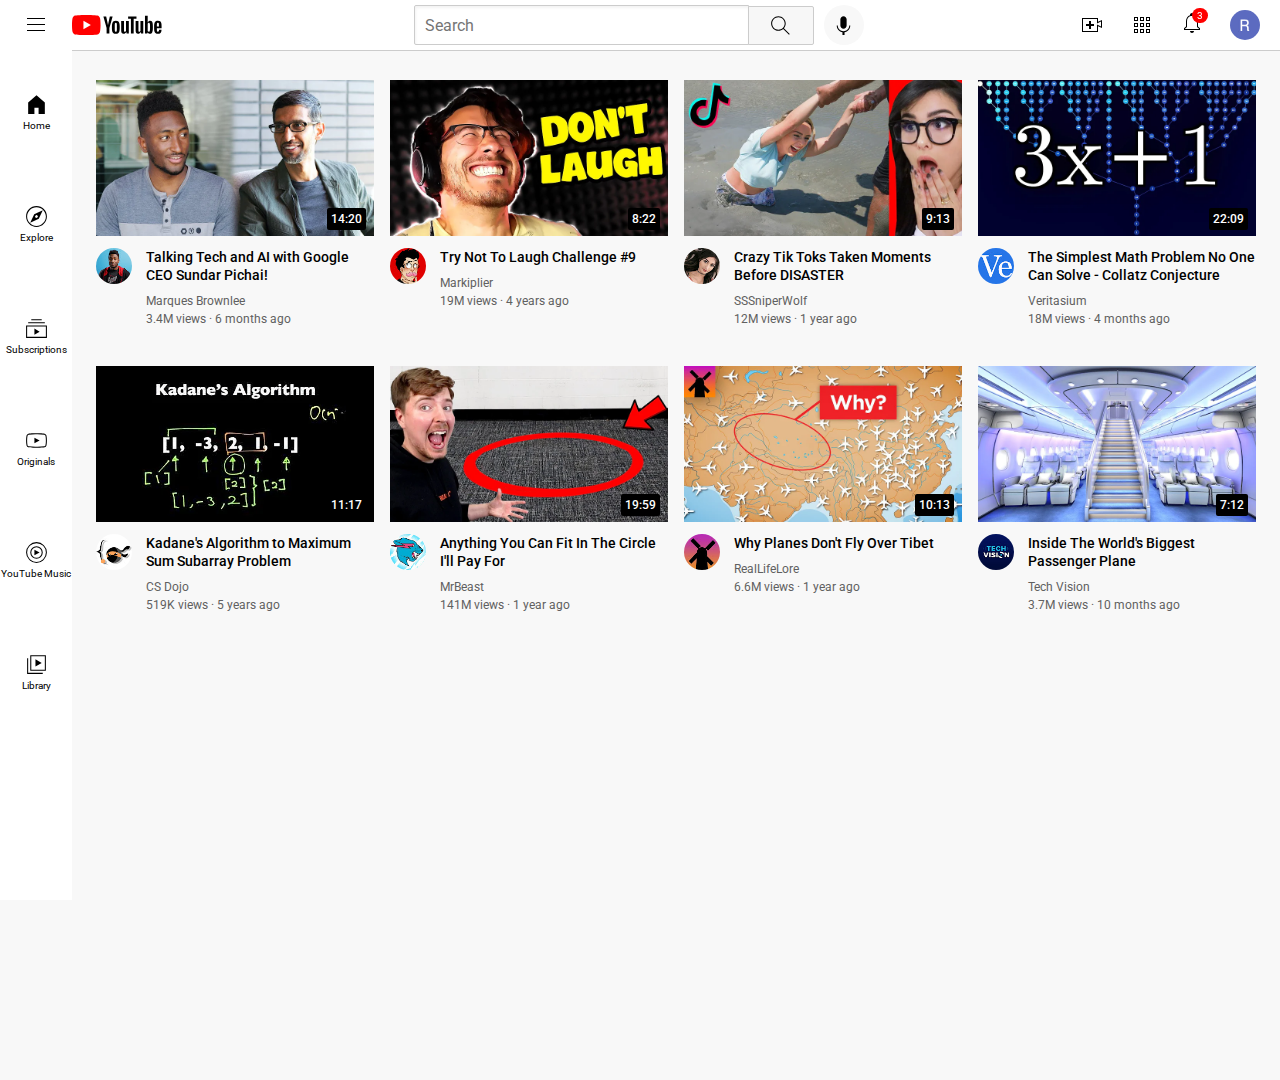
<file: index.html>
<!DOCTYPE html>
<html lang="en">

<head>
  <meta charset="UTF-8">
  <meta name="viewport" content="width=device-width, initial-scale=1.0">
  <title>YouTube</title>

  <link rel="preconnect" href="https://fonts.googleapis.com">
  <link rel="preconnect" href="https://fonts.gstatic.com" crossorigin>
  <link href="https://fonts.googleapis.com/css2?family=Roboto:wght@400;500;700&display=swap" rel="stylesheet">

  <link rel="stylesheet" type="text/css" href="styles/video.css">
  <link rel="stylesheet" type="text/css" href="styles/header.css">
  <link rel="stylesheet" type="text/css" href="styles/general.css">
  <link rel="stylesheet" type="text/css" href="styles/sidebar.css">
</head>

<body>
  <div class="header">
    <div class="left-section">
      <img class="hamburger-menu" src="icons/hamburger-menu.svg">
      <img class="youtube-logo" src="icons/youtube-logo.svg">
    </div>
    <div class="middle-section">
      <input class="search-box" type="text" placeholder="Search">
      <button class="search-button">
        <img class="search-icon" src="icons/search.svg">
        <div class="tooltip">Search</div>
      </button>
      <button class="voice-search-button">
        <img class="voice-search-icon" src="icons/voice-search-icon.svg">
        <div class="tooltip">Search with your voice</div>
      </button>
    </div>
    <div class="right-section">
      <div class="upload-icon-container">
        <img class="upload-icon" src="icons/upload.svg">
        <div class="tooltip">Search</div>
      </div>
      <img class="youtube-apps-icon" src="icons/youtube-apps.svg">
      <div class="notifications-icon-container">
        <img class="notifications-icon" src="icons/notifications.svg">
        <div class="notifications-count">
          3
        </div>
      </div>
      <img class="current-user-picture" src="channels/my-channel.jpg">
    </div>
  </div>

  <div class="sidebar">
    <div class="sidebar-link">
      <img src="icons/home.svg">
      <div>Home</div>
    </div>
    <div class="sidebar-link">
      <img src="icons/explore.svg">
      <div>Explore</div>
    </div>
    <div class="sidebar-link">
      <img src="icons/subscriptions.svg">
      <div>Subscriptions</div>
    </div>
    <div class="sidebar-link">
      <img src="icons/originals.svg">
      <div>Originals</div>
    </div>
    <div class="sidebar-link">
      <img src="icons/youtube-music.svg">
      <div>YouTube Music</div>
    </div>
    <div class="sidebar-link">
      <img src="icons/library.svg">
      <div>Library</div>
    </div>
  </div>

  <div class="video-grid">
    <div class="video-preview">
      <div class="thumbnail-row">
        <img class="thumbnail" src="thumbnails/thumbnail-1.webp" alt="">
        <div class="video-time">
          14:20
        </div>
      </div>
      <div class="video-info-grid">
        <div class="channel-picture">
          <img class="profile-picture" src="channels/channel-1.jpeg">
        </div>
        <div class="video-info">
          <p class="video-title">
            Talking Tech and AI with Google CEO Sundar Pichai!
          </p>
          <p class="video-author">
            Marques Brownlee
          </p>
          <p class="video-stats">
            3.4M views &middot; 6 months ago
          </p>
        </div>
      </div>
    </div>

    <div class="video-preview">
      <div class="thumbnail-row">
        <img class="thumbnail" src="thumbnails/thumbnail-2.webp">
        <div class="video-time">
          8:22
        </div>
      </div>
      <div class="video-info-grid">
        <div class="channel-picture">
          <img class="profile-picture" src="channels/channel-2.jpeg">
        </div>
        <div class="video-info">
          <p class="video-title">
            Try Not To Laugh Challenge #9
          </p>
          <p class="video-author">
            Markiplier
          </p>
          <p class="video-stats">
            19M views &middot; 4 years ago
          </p>
        </div>
      </div>
    </div>

    <div class="video-preview">
      <div class="thumbnail-row">
        <img class="thumbnail" src="thumbnails/thumbnail-3.webp" alt="">
        <div class="video-time">
          9:13
        </div>
      </div>
      <div class="video-info-grid">
        <div class="channel-picture">
          <img class="profile-picture" src="channels/channel-3.jpeg">
        </div>
        <div class="video-info">
          <p class="video-title">
            Crazy Tik Toks Taken Moments Before DISASTER
          </p>
          <p class="video-author">
            SSSniperWolf
          </p>
          <p class="video-stats">
            12M views &middot; 1 year ago
          </p>
        </div>
      </div>
    </div>

    <div class="video-preview">
      <div class="thumbnail-row">
        <img class="thumbnail" src="thumbnails/thumbnail-4.webp">
        <div class="video-time">
          22:09
        </div>
      </div>
      <div class="video-info-grid">
        <div class="channel-picture">
          <img class="profile-picture" src="channels/channel-4.jpeg">
        </div>
        <div class="video-info">
          <p class="video-title">
            The Simplest Math Problem No One Can Solve - Collatz Conjecture
          </p>
          <p class="video-author">
            Veritasium
          </p>
          <p class="video-stats">
            18M views &middot; 4 months ago
          </p>
        </div>
      </div>
    </div>

    <div class="video-preview">
      <div class="thumbnail-row">
        <img class="thumbnail" src="thumbnails/thumbnail-5.webp" alt="">
        <div class="video-time">
          11:17
        </div>
      </div>
      <div class="video-info-grid">
        <div class="channel-picture">
          <img class="profile-picture" src="channels/channel-5.jpeg">
        </div>
        <div class="video-info">
          <p class="video-title">
            Kadane's Algorithm to Maximum Sum Subarray Problem
          </p>
          <p class="video-author">
            CS Dojo
          </p>
          <p class="video-stats">
            519K views &middot; 5 years ago
          </p>
        </div>
      </div>
    </div>

    <div class="video-preview">
      <div class="thumbnail-row">
        <img class="thumbnail" src="thumbnails/thumbnail-6.webp">
        <div class="video-time">
          19:59
        </div>
      </div>
      <div class="video-info-grid">
        <div class="channel-picture">
          <img class="profile-picture" src="channels/channel-6.jpeg">
        </div>
        <div class="video-info">
          <p class="video-title">
            Anything You Can Fit In The Circle I'll Pay For
          </p>
          <p class="video-author">
            MrBeast
          </p>
          <p class="video-stats">
            141M views &middot; 1 year ago
          </p>
        </div>
      </div>
    </div>

    <div class="video-preview">
      <div class="thumbnail-row">
        <img class="thumbnail" src="thumbnails/thumbnail-7.webp" alt="">
        <div class="video-time">
          10:13
        </div>
      </div>
      <div class="video-info-grid">
        <div class="channel-picture">
          <img class="profile-picture" src="channels/channel-7.jpeg">
        </div>
        <div class="video-info">
          <p class="video-title">
            Why Planes Don't Fly Over Tibet
          </p>
          <p class="video-author">
            RealLifeLore
          </p>
          <p class="video-stats">
            6.6M views &middot; 1 year ago
          </p>
        </div>
      </div>
    </div>

    <div class="video-preview">
      <div class="thumbnail-row">
        <img class="thumbnail" src="thumbnails/thumbnail-8.webp">
        <div class="video-time">
          7:12
        </div>
      </div>
      <div class="video-info-grid">
        <div class="channel-picture">
          <img class="profile-picture" src="channels/channel-8.jpeg">
        </div>
        <div class="video-info">
          <p class="video-title">
            Inside The World's Biggest Passenger Plane
          </p>
          <p class="video-author">
            Tech Vision
          </p>
          <p class="video-stats">
            3.7M views &middot; 10 months ago
          </p>
        </div>
      </div>
    </div>
  </div>

</body>

</html>
</file>
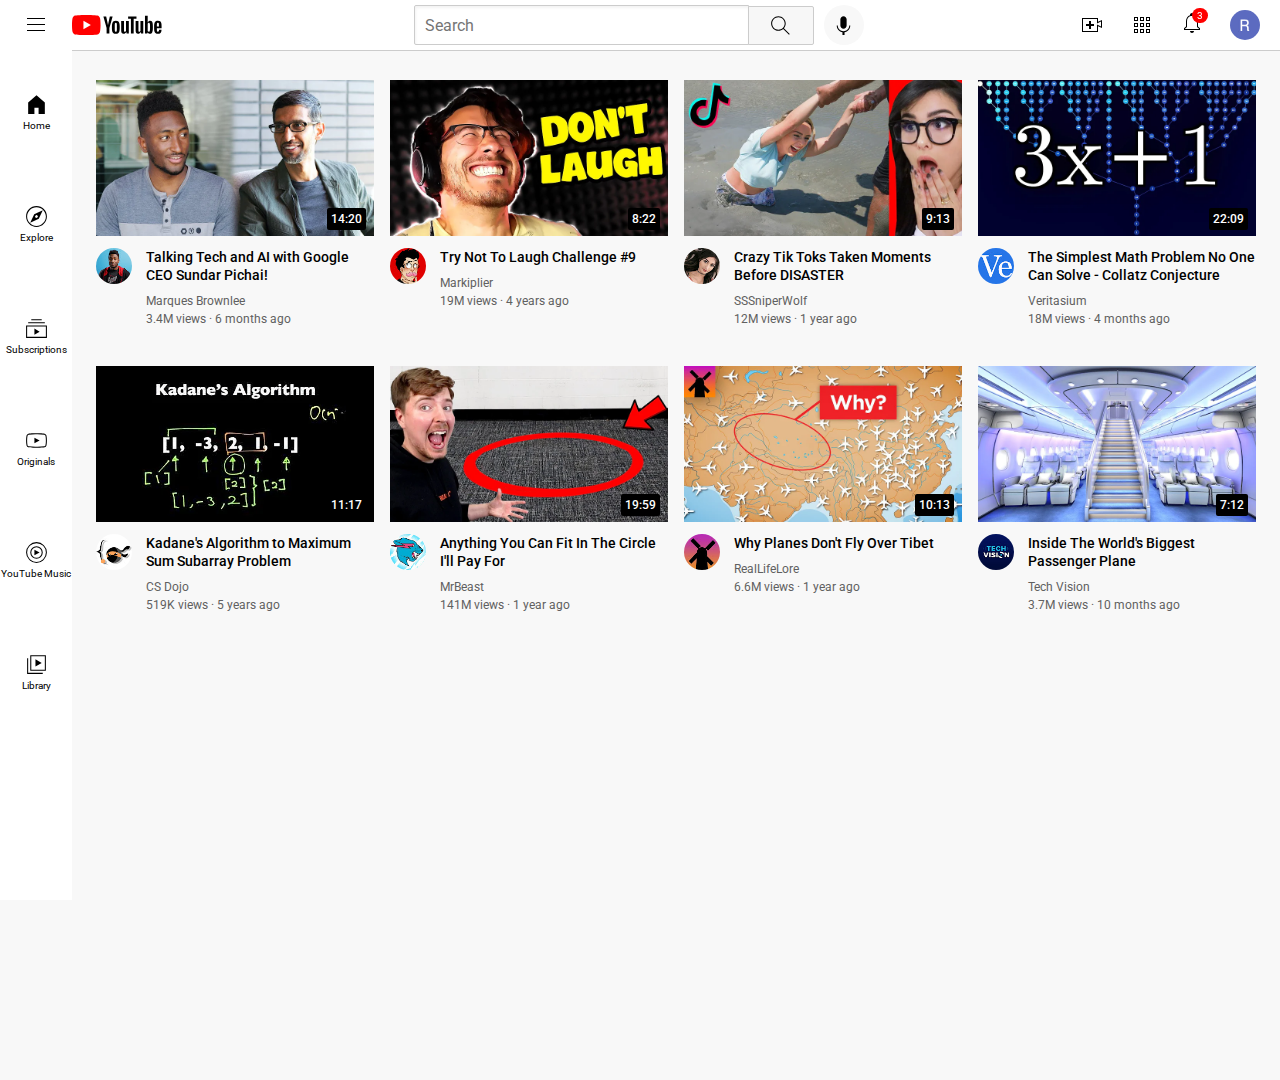
<file: youtube.html>
<!DOCTYPE html>
<html lang="en">

<head>
  <meta charset="UTF-8">
  <meta name="viewport" content="width=device-width, initial-scale=1.0">
  <title>YouTube</title>

  <link rel="preconnect" href="https://fonts.googleapis.com">
  <link rel="preconnect" href="https://fonts.gstatic.com" crossorigin>
  <link href="https://fonts.googleapis.com/css2?family=Roboto:wght@400;500;700&display=swap" rel="stylesheet">

  <link rel="stylesheet" type="text/css" href="styles/video.css">
  <link rel="stylesheet" type="text/css" href="styles/header.css">
  <link rel="stylesheet" type="text/css" href="styles/general.css">
  <link rel="stylesheet" type="text/css" href="styles/sidebar.css">
</head>

<body>
  <div class="header">
    <div class="left-section">
      <img class="hamburger-menu" src="icons/hamburger-menu.svg">
      <img class="youtube-logo" src="icons/youtube-logo.svg">
    </div>
    <div class="middle-section">
      <input class="search-box" type="text" placeholder="Search">
      <button class="search-button">
        <img class="search-icon" src="icons/search.svg">
        <div class="tooltip">Search</div>
      </button>
      <button class="voice-search-button">
        <img class="voice-search-icon" src="icons/voice-search-icon.svg">
        <div class="tooltip">Search with your voice</div>
      </button>
    </div>
    <div class="right-section">
      <div class="upload-icon-container">
        <img class="upload-icon" src="icons/upload.svg">
        <div class="tooltip">Search</div>
      </div>
      <img class="youtube-apps-icon" src="icons/youtube-apps.svg">
      <div class="notifications-icon-container">
        <img class="notifications-icon" src="icons/notifications.svg">
        <div class="notifications-count">
          3
        </div>
      </div>
      <img class="current-user-picture" src="channels/my-channel.jpg">
    </div>
  </div>

  <div class="sidebar">
    <div class="sidebar-link">
      <img src="icons/home.svg">
      <div>Home</div>
    </div>
    <div class="sidebar-link">
      <img src="icons/explore.svg">
      <div>Explore</div>
    </div>
    <div class="sidebar-link">
      <img src="icons/subscriptions.svg">
      <div>Subscriptions</div>
    </div>
    <div class="sidebar-link">
      <img src="icons/originals.svg">
      <div>Originals</div>
    </div>
    <div class="sidebar-link">
      <img src="icons/youtube-music.svg">
      <div>YouTube Music</div>
    </div>
    <div class="sidebar-link">
      <img src="icons/library.svg">
      <div>Library</div>
    </div>
  </div>

  <div class="video-grid">
    <div class="video-preview">
      <div class="thumbnail-row">
        <img class="thumbnail" src="thumbnails/thumbnail-1.webp" alt="">
        <div class="video-time">
          14:20
        </div>
      </div>
      <div class="video-info-grid">
        <div class="channel-picture">
          <img class="profile-picture" src="channels/channel-1.jpeg">
        </div>
        <div class="video-info">
          <p class="video-title">
            Talking Tech and AI with Google CEO Sundar Pichai!
          </p>
          <p class="video-author">
            Marques Brownlee
          </p>
          <p class="video-stats">
            3.4M views &middot; 6 months ago
          </p>
        </div>
      </div>
    </div>

    <div class="video-preview">
      <div class="thumbnail-row">
        <img class="thumbnail" src="thumbnails/thumbnail-2.webp">
        <div class="video-time">
          8:22
        </div>
      </div>
      <div class="video-info-grid">
        <div class="channel-picture">
          <img class="profile-picture" src="channels/channel-2.jpeg">
        </div>
        <div class="video-info">
          <p class="video-title">
            Try Not To Laugh Challenge #9
          </p>
          <p class="video-author">
            Markiplier
          </p>
          <p class="video-stats">
            19M views &middot; 4 years ago
          </p>
        </div>
      </div>
    </div>

    <div class="video-preview">
      <div class="thumbnail-row">
        <img class="thumbnail" src="thumbnails/thumbnail-3.webp" alt="">
        <div class="video-time">
          9:13
        </div>
      </div>
      <div class="video-info-grid">
        <div class="channel-picture">
          <img class="profile-picture" src="channels/channel-3.jpeg">
        </div>
        <div class="video-info">
          <p class="video-title">
            Crazy Tik Toks Taken Moments Before DISASTER
          </p>
          <p class="video-author">
            SSSniperWolf
          </p>
          <p class="video-stats">
            12M views &middot; 1 year ago
          </p>
        </div>
      </div>
    </div>

    <div class="video-preview">
      <div class="thumbnail-row">
        <img class="thumbnail" src="thumbnails/thumbnail-4.webp">
        <div class="video-time">
          22:09
        </div>
      </div>
      <div class="video-info-grid">
        <div class="channel-picture">
          <img class="profile-picture" src="channels/channel-4.jpeg">
        </div>
        <div class="video-info">
          <p class="video-title">
            The Simplest Math Problem No One Can Solve - Collatz Conjecture
          </p>
          <p class="video-author">
            Veritasium
          </p>
          <p class="video-stats">
            18M views &middot; 4 months ago
          </p>
        </div>
      </div>
    </div>

    <div class="video-preview">
      <div class="thumbnail-row">
        <img class="thumbnail" src="thumbnails/thumbnail-5.webp" alt="">
        <div class="video-time">
          11:17
        </div>
      </div>
      <div class="video-info-grid">
        <div class="channel-picture">
          <img class="profile-picture" src="channels/channel-5.jpeg">
        </div>
        <div class="video-info">
          <p class="video-title">
            Kadane's Algorithm to Maximum Sum Subarray Problem
          </p>
          <p class="video-author">
            CS Dojo
          </p>
          <p class="video-stats">
            519K views &middot; 5 years ago
          </p>
        </div>
      </div>
    </div>

    <div class="video-preview">
      <div class="thumbnail-row">
        <img class="thumbnail" src="thumbnails/thumbnail-6.webp">
        <div class="video-time">
          19:59
        </div>
      </div>
      <div class="video-info-grid">
        <div class="channel-picture">
          <img class="profile-picture" src="channels/channel-6.jpeg">
        </div>
        <div class="video-info">
          <p class="video-title">
            Anything You Can Fit In The Circle I'll Pay For
          </p>
          <p class="video-author">
            MrBeast
          </p>
          <p class="video-stats">
            141M views &middot; 1 year ago
          </p>
        </div>
      </div>
    </div>

    <div class="video-preview">
      <div class="thumbnail-row">
        <img class="thumbnail" src="thumbnails/thumbnail-7.webp" alt="">
        <div class="video-time">
          10:13
        </div>
      </div>
      <div class="video-info-grid">
        <div class="channel-picture">
          <img class="profile-picture" src="channels/channel-7.jpeg">
        </div>
        <div class="video-info">
          <p class="video-title">
            Why Planes Don't Fly Over Tibet
          </p>
          <p class="video-author">
            RealLifeLore
          </p>
          <p class="video-stats">
            6.6M views &middot; 1 year ago
          </p>
        </div>
      </div>
    </div>

    <div class="video-preview">
      <div class="thumbnail-row">
        <img class="thumbnail" src="thumbnails/thumbnail-8.webp">
        <div class="video-time">
          7:12
        </div>
      </div>
      <div class="video-info-grid">
        <div class="channel-picture">
          <img class="profile-picture" src="channels/channel-8.jpeg">
        </div>
        <div class="video-info">
          <p class="video-title">
            Inside The World's Biggest Passenger Plane
          </p>
          <p class="video-author">
            Tech Vision
          </p>
          <p class="video-stats">
            3.7M views &middot; 10 months ago
          </p>
        </div>
      </div>
    </div>
  </div>

</body>

</html>
</file>
<file: styles/video.css>
.thumbnail {
  width: 100%;
}

.video-grid {
  display: grid;
  grid-template-columns: 1fr 1fr 1fr 1fr;
  column-gap: 16px;
  row-gap: 40px;
}

@media (max-width: 750px) {
  .video-grid {
    grid-template-columns: 1fr 1fr;
  }
}

@media (min-width: 751px) and (max-width: 999px){
  .video-grid {
    grid-template-columns: 1fr 1fr 1fr;
  }
}

@media (min-width: 1000px) {
  .video-grid {
    grid-template-columns: 1fr 1fr 1fr 1fr;
  }
}

.video-info-grid {
  display: grid;
  grid-template-columns: 50px 1fr;
}

.profile-picture {
  width: 36px;
  border-radius: 50px;
}

.video-title {
  font-size: 14px;
  font-weight: 500;
  line-height: 18px;
  margin-bottom: 10px;
}

.thumbnail-row {
  margin-bottom: 8px;
  position: relative;
}

.video-author,
.video-stats {
  font-size: 12px;
  color: #606060;
}

.video-author {
  margin-bottom: 4px;
}

.video-time {
  font-family: Roboto, Arial;
  font-size: 12px;
  font-weight: 500;
  padding: 4px;
  background-color: black;
  color: white;
  position: absolute;
  bottom: 10px;
  right: 8px;
  border-radius: 2px;
}
</file>
<file: styles/header.css>
.header {
  height: 50px;
  display: flex;
  flex-direction: row;
  justify-content: space-between;
  position: fixed;
  top: 0;
  left: 0;
  right: 0;
  background-color: white;
  border-bottom-width: 1px;
  border-bottom-style: solid;
  border-bottom-color: #cccccc;
  z-index: 100;
}

.left-section {
  display: flex;
  align-items: center;
}

.hamburger-menu {
  height: 24px;
  margin-left: 24px;
  margin-right: 24px;
}

.youtube-logo {
  height: 20px;
}

.middle-section {
  flex: 1;
  margin-left: 70px;
  margin-right: 35px;
  max-width: 450px;
  display: flex;
  align-items: center;
}

.search-box {
  flex: 1;
  height: 36px;
  padding-left: 10px;
  font-size: 16px;
  font-family: Roboto, Arial;
  border-width: 1px;
  border-style: solid;
  border-color: #cccccc;
  border-radius: 2px 0px 0px 2px;
  box-shadow: inset 1px 2px 3px rgba(0, 0, 0, 0.05);
  width: 0;
}

.search-box::placeholder {
  font-size: 16px;
}

.search-button {
  height: 39px;
  width: 66px;
  background-color: #f7f7f7;
  border-width: 1px;
  border-style: solid;
  border-color: #cccccc;
  margin-left: -1px;
  border-radius: 0px 2px 2px 0px;
  margin-right: 10px;
}

.search-button, 
.voice-search-button,
.upload-icon-container {
  display: flex;
  justify-content: center;
  align-items: center;
  position: relative;
  cursor: pointer;
}

.search-button .tooltip, 
.voice-search-button .tooltip,
.upload-icon-container .tooltip {
  font-family: Roboto, Arial;
  position: absolute;
  background-color: gray;
  color: white;
  padding: 4px 11px;
  border-radius: 2px;
  font-size: 12px;
  bottom: -30px;
  opacity: 0;
  transition: opacity 0.15s;
  pointer-events: none;
  white-space: nowrap;
}

.search-button:hover .tooltip, 
.voice-search-button:hover .tooltip,
.upload-icon-container:hover .tooltip {
  opacity: 1;
}

.search-icon {
  height: 25px;
}

.voice-search-button {
  height: 40px;
  width: 40px;
  border-radius: 20px;
  border: none;
  background-color: #f8f8f8;
}

.voice-search-icon {
  height: 25px;
}

.right-section {
  width: 180px;
  display: flex;
  align-items: center;
  justify-content: space-between;
  margin-right: 20px;
  flex-shrink: 0;
}

.upload-icon {
  height: 24px;
}

.youtube-apps-icon {
  height: 24px;
}

.notifications-icon {
  height: 24px;
}

.notifications-icon-container {
  position: relative;
}

.notifications-count {
  position: absolute;
  top: -3px;
  right: -4px;
  background-color: red;
  color: white;
  font-family: Roboto, Arial;
  font-size: 10px;
  padding: 2px 5px;
  border-radius: 10px;
}

.current-user-picture {
  height: 30px;
  border-radius: 15px;
}
</file>
<file: styles/general.css>
p {
  margin-top: 0;
  margin-bottom: 0;
}

body {
  font-family: Roboto, Arial;
  margin: 0;
  padding-top: 80px;
  padding-left: 96px;
  padding-right: 24px;
  height: 1000px;
  background-color: #F8F8F8;
}
</file>
<file: styles/sidebar.css>
.sidebar {
  position: fixed;
  left: 0;
  bottom: 0;
  top: 50px;
  background-color: white;
  width: 72px;
  z-index: 200;
  padding-top: 5px;
}

.sidebar-link {
  height: 112px;
  display: flex;
  justify-content: center;
  align-items: center;
  flex-direction: column;
  cursor: pointer;
}

.sidebar-link:hover {
  background-color: #eeeeee;
}

.sidebar-link img {
  margin-bottom: 3px;
  height: 25px;
}

.sidebar-link div {
  font-family: Roboto, Arial;
  font-size: 10px;
}
</file>
